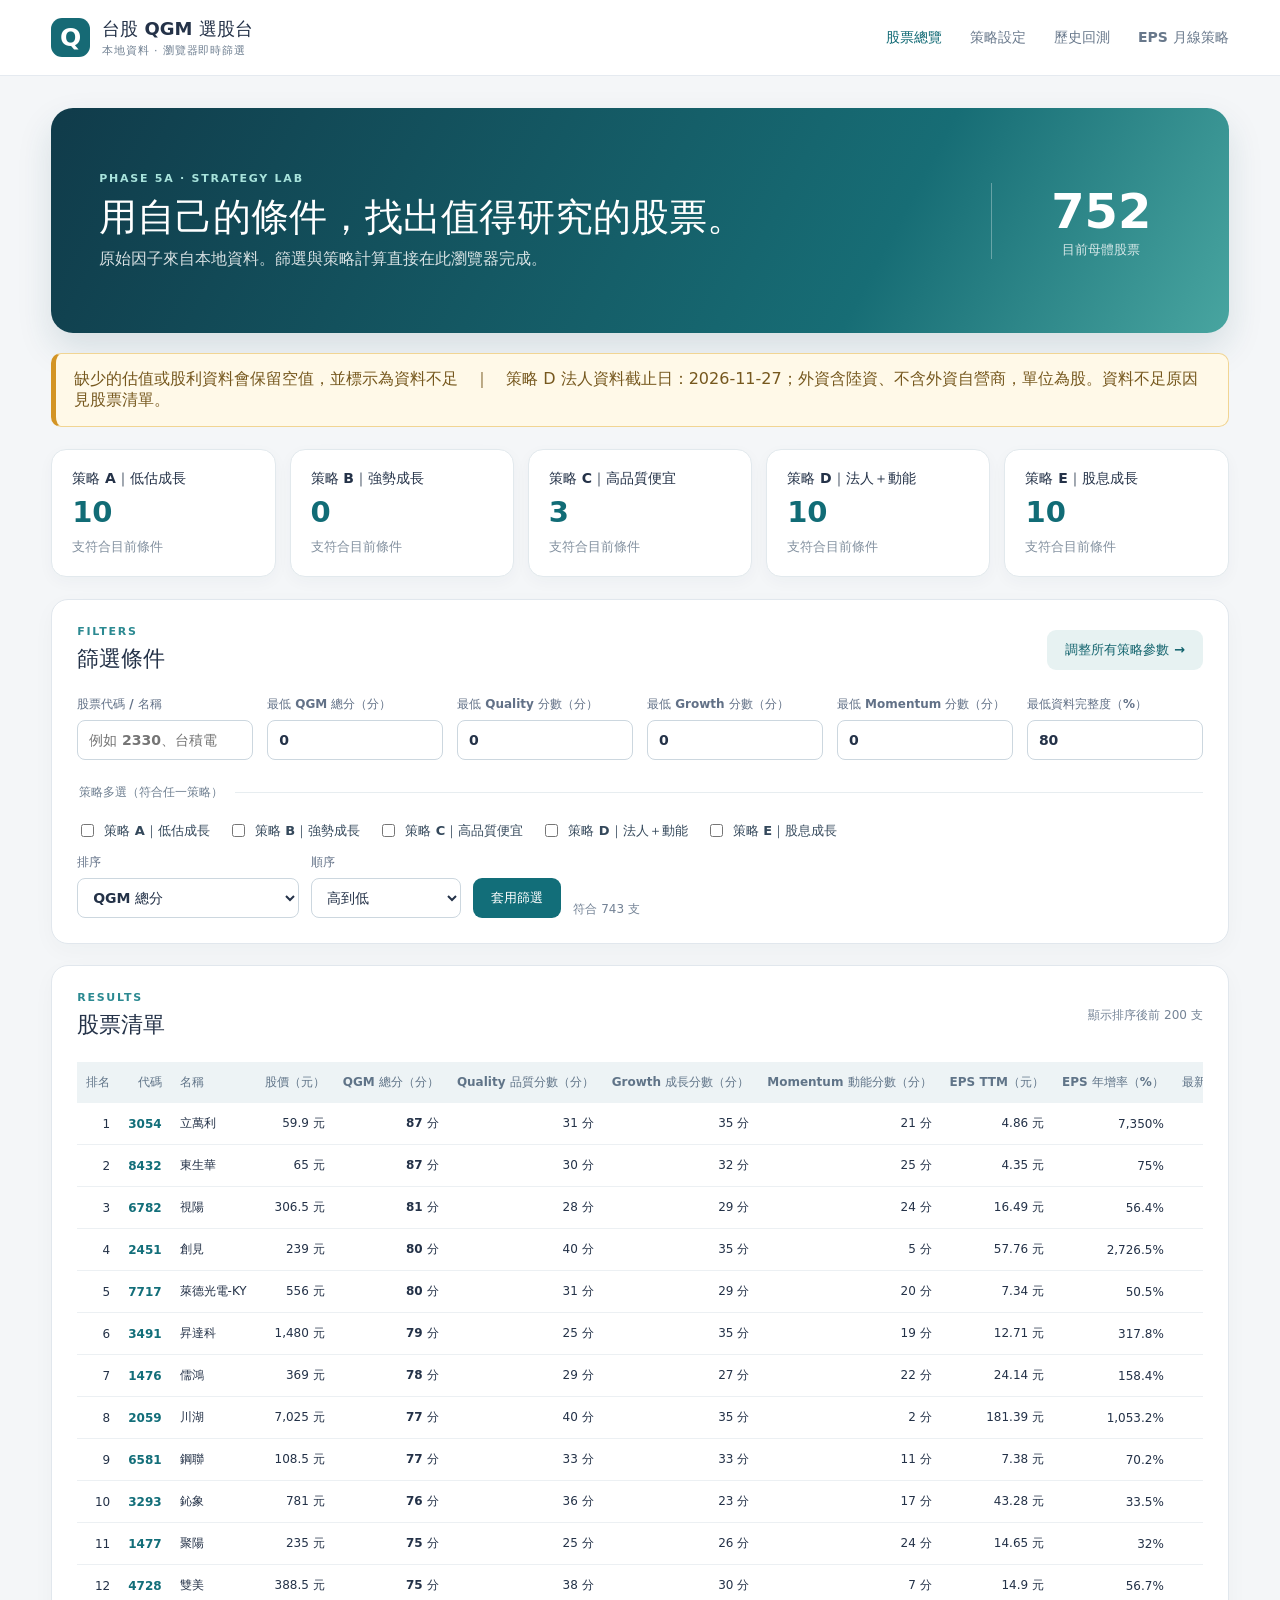
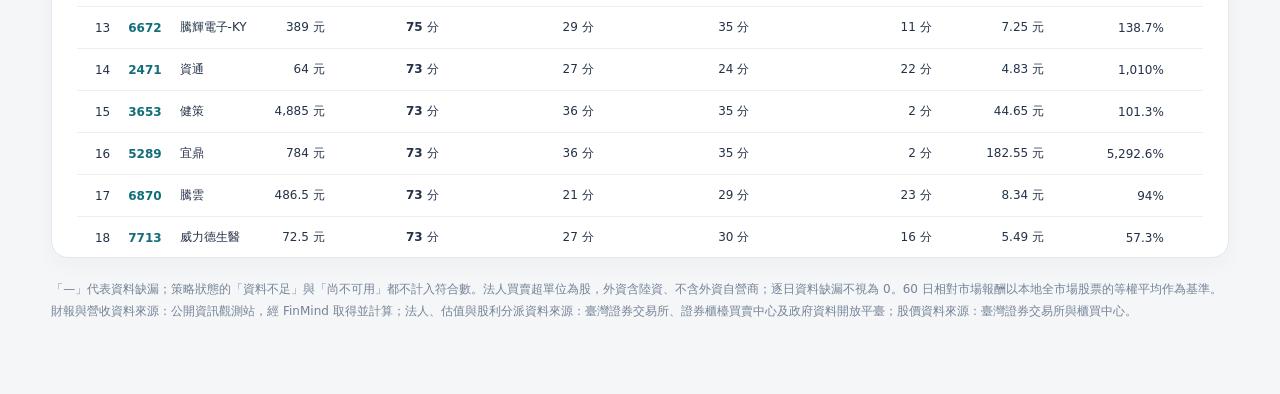
<file: docs/index.html>
<!doctype html>
<html lang="zh-Hant"><head><meta charset="utf-8"><meta name="viewport" content="width=device-width,initial-scale=1">
<title>台股 QGM 選股台</title><link rel="stylesheet" href="style.css"></head>
<body><header><div class="brand"><span class="brand-mark">Q</span><div><strong>台股 QGM 選股台</strong><small>本地資料 · 瀏覽器即時篩選</small></div></div><nav><a class="active" href="index.html">股票總覽</a><a href="settings.html">策略設定</a><a href="backtest.html">歷史回測</a><a href="eps-value.html">EPS 月線策略</a></nav></header>
<main><section class="hero"><div><p class="eyebrow">PHASE 5A · STRATEGY LAB</p><h1>用自己的條件，找出值得研究的股票。</h1><p>原始因子來自本地資料。篩選與策略計算直接在此瀏覽器完成。</p></div><div class="hero-stat"><span id="universeCount">—</span><small>目前母體股票</small></div></section>
<div id="dataNotice" class="notice" hidden></div>
<section class="cards" id="strategyCounts" aria-label="策略符合數"></section>
<section class="panel"><div class="panel-head"><div><p class="eyebrow">FILTERS</p><h2>篩選條件</h2></div><a class="button secondary" href="settings.html">調整所有策略參數 →</a></div>
<div class="filter-grid"><label data-field="search"><input id="search" type="search" placeholder="例如 2330、台積電"></label><label data-field="score_total_min"><input id="score_total_min" type="number" step="any"></label><label data-field="score_quality_min"><input id="score_quality_min" type="number" step="any"></label><label data-field="score_growth_min"><input id="score_growth_min" type="number" step="any"></label><label data-field="score_momentum_min"><input id="score_momentum_min" type="number" step="any"></label><label data-field="data_completeness_min"><input id="data_completeness_min" type="number" min="0" max="100" step="any"></label></div>
<fieldset class="strategy-picks"><legend>策略多選（符合任一策略）</legend><label><input type="checkbox" value="strategy_a"><span data-strategy="strategy_a"></span></label><label><input type="checkbox" value="strategy_b"><span data-strategy="strategy_b"></span></label><label><input type="checkbox" value="strategy_c"><span data-strategy="strategy_c"></span></label><label><input type="checkbox" value="strategy_d"><span data-strategy="strategy_d"></span></label><label><input type="checkbox" value="strategy_e"><span data-strategy="strategy_e"></span></label></fieldset>
<div class="toolbar"><label><span data-field="sort"></span> <select id="sortField"><option value="score_total"></option><option value="score_quality"></option><option value="score_growth"></option><option value="score_momentum"></option><option value="eps_yoy"></option><option value="revenue_yoy"></option><option value="roe"></option><option value="return_20d"></option><option value="return_60d"></option><option value="return_120d"></option></select></label><label><span data-field="sort_direction"></span> <select id="sortDirection"><option value="desc">高到低</option><option value="asc">低到高</option></select></label><button id="applyButton" class="button">套用篩選</button><span id="resultCount" aria-live="polite"></span></div></section>
<section class="panel table-panel"><div class="panel-head"><div><p class="eyebrow">RESULTS</p><h2>股票清單</h2></div><span id="tableLimit" class="muted"></span></div><div class="table-wrap"><table><thead><tr><th data-field="stock_rank"></th><th data-field="stock_id"></th><th data-field="stock_name"></th><th data-field="close"></th><th data-field="score_total"></th><th data-field="score_quality"></th><th data-field="score_growth"></th><th data-field="score_momentum"></th><th data-field="eps_ttm"></th><th data-field="eps_yoy"></th><th data-field="revenue_yoy"></th><th data-field="roe"></th><th data-field="gross_margin"></th><th data-field="operating_margin_short"></th><th data-field="per"></th><th data-field="pbr"></th><th data-field="dividend_yield"></th><th data-field="cash_dividend"></th><th data-field="payout_ratio"></th><th data-field="dividend_years"></th><th data-field="ma20"></th><th data-field="ma60"></th><th data-field="ma120"></th><th data-field="foreign_plus_trust_20d"></th><th data-field="trust_10d"></th><th data-field="institutional_data_date"></th><th data-field="strategy_d_missing_reason"></th><th data-field="data_completeness"></th><th data-strategy="strategy_a"></th><th data-strategy="strategy_b"></th><th data-strategy="strategy_c"></th><th data-strategy="strategy_d"></th><th data-strategy="strategy_e"></th></tr></thead><tbody id="stockRows"></tbody></table></div></section>
<p class="footnote">「—」代表資料缺漏；策略狀態的「資料不足」與「尚不可用」都不計入符合數。法人買賣超單位為股，外資含陸資、不含外資自營商；逐日資料缺漏不視為 0。60 日相對市場報酬以本地全市場股票的等權平均作為基準。財報與營收資料來源：公開資訊觀測站，經 FinMind 取得並計算；法人、估值與股利分派資料來源：臺灣證券交易所、證券櫃檯買賣中心及政府資料開放平臺；股價資料來源：臺灣證券交易所與櫃買中心。</p></main>
<script type="module" src="app.js"></script></body></html>
</file>
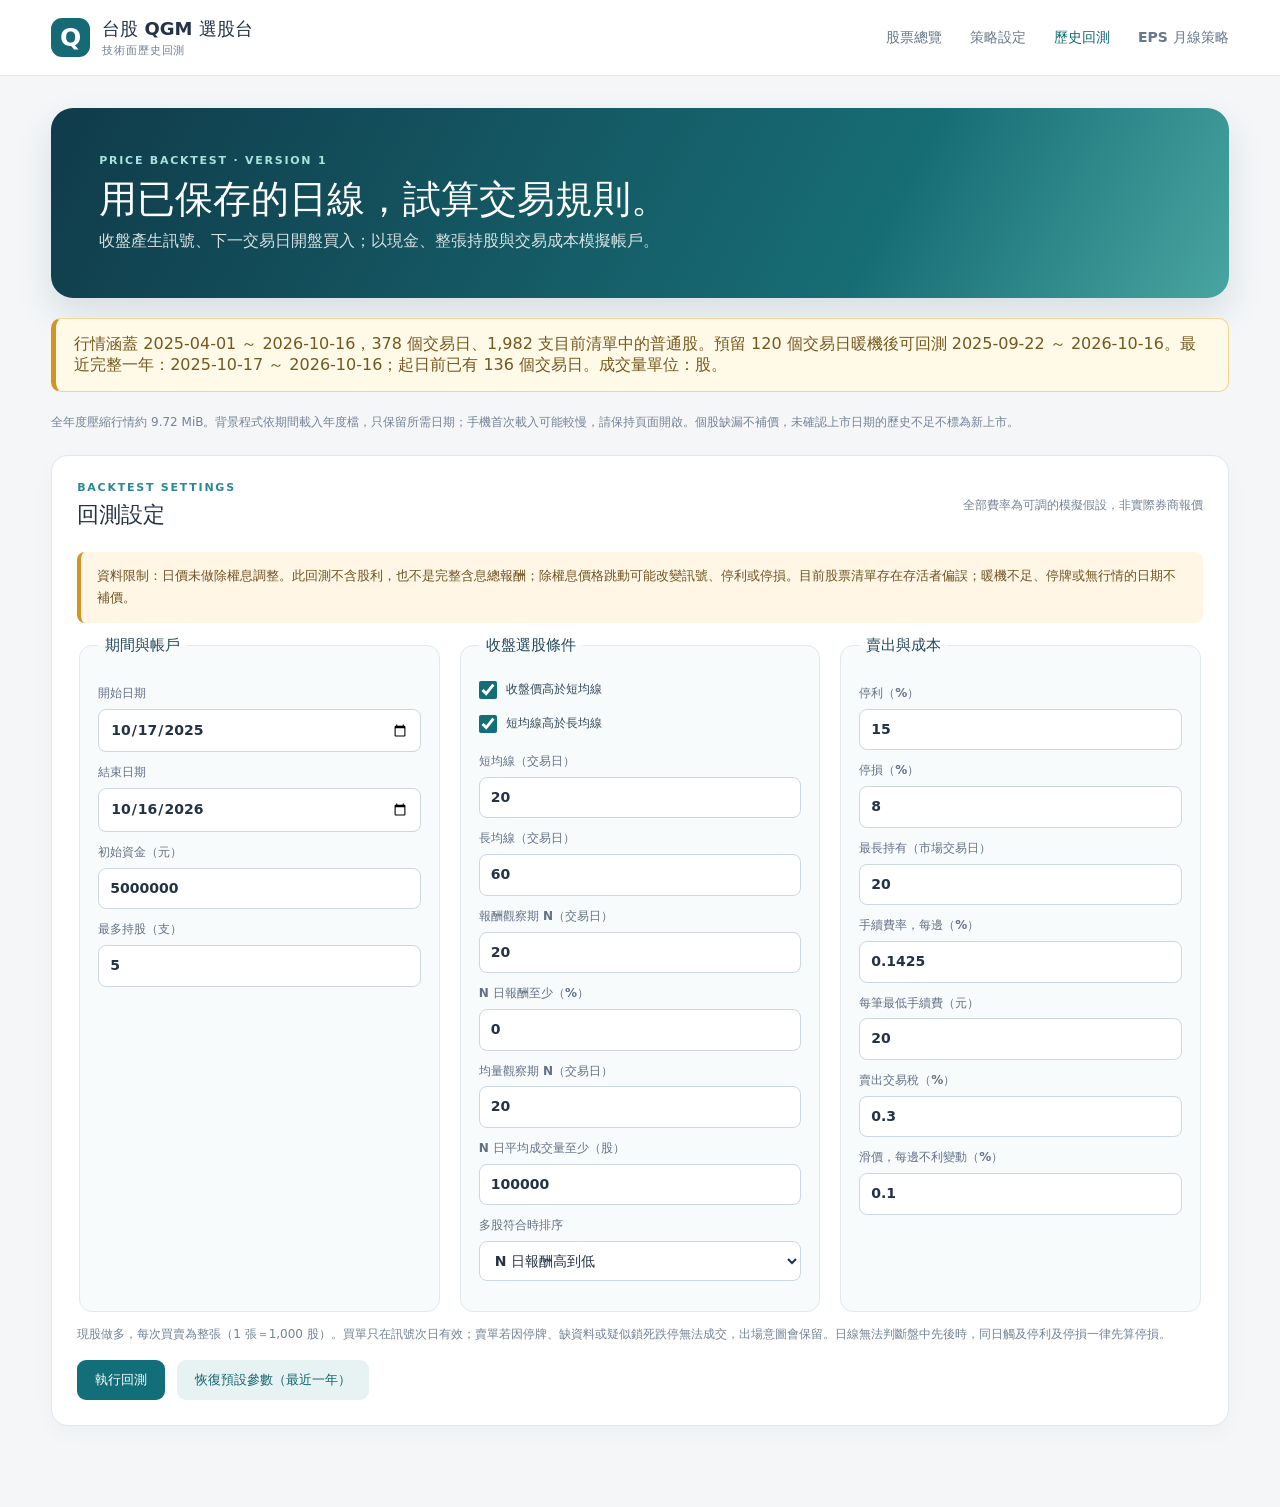
<file: docs/backtest.html>
<!doctype html>
<html lang="zh-Hant"><head><meta charset="utf-8"><meta name="viewport" content="width=device-width,initial-scale=1">
<title>歷史回測 · 台股 QGM 選股台</title><link rel="stylesheet" href="style.css"></head>
<body><header><div class="brand"><span class="brand-mark">Q</span><div><strong>台股 QGM 選股台</strong><small>技術面歷史回測</small></div></div><nav><a href="index.html">股票總覽</a><a href="settings.html">策略設定</a><a class="active" href="backtest.html">歷史回測</a><a href="eps-value.html">EPS 月線策略</a></nav></header>
<main><section class="hero settings-hero"><div><p class="eyebrow">PRICE BACKTEST · VERSION 1</p><h1>用已保存的日線，試算交易規則。</h1><p>收盤產生訊號、下一交易日開盤買入；以現金、整張持股與交易成本模擬帳戶。</p></div></section>
<div class="notice" id="coverageNotice">讀取可用行情期間…</div>
<p class="footnote" id="downloadNotice"></p>
<section class="panel" aria-labelledby="settingsTitle"><div class="panel-head"><div><p class="eyebrow">BACKTEST SETTINGS</p><h2 id="settingsTitle">回測設定</h2></div><span class="muted">全部費率為可調的模擬假設，非實際券商報價</span></div>
<p class="backtest-warning"><strong>資料限制：</strong>日價未做除權息調整。此回測不含股利，也不是完整含息總報酬；除權息價格跳動可能改變訊號、停利或停損。目前股票清單存在存活者偏誤；暖機不足、停牌或無行情的日期不補價。</p>
<form id="backtestForm"><div class="backtest-grid">
<fieldset><legend>期間與帳戶</legend><label>開始日期<input id="startDate" name="startDate" type="date" required></label><label>結束日期<input id="endDate" name="endDate" type="date" required></label><label>初始資金（元）<input name="initialCapital" type="number" min="1" step="1" required></label><label>最多持股（支）<input name="maxPositions" type="number" min="1" max="50" step="1" required></label></fieldset>
<fieldset><legend>收盤選股條件</legend><label class="check-control"><input name="useCloseAboveShort" type="checkbox">收盤價高於短均線</label><label class="check-control"><input name="useShortAboveLong" type="checkbox">短均線高於長均線</label><label>短均線（交易日）<input name="maShort" type="number" min="1" max="120" step="1" required></label><label>長均線（交易日）<input name="maLong" type="number" min="2" max="120" step="1" required></label><label>報酬觀察期 N（交易日）<input name="returnDays" type="number" min="1" max="120" step="1" required></label><label>N 日報酬至少（%）<input name="minReturnPct" type="number" step="any" required></label><label>均量觀察期 N（交易日）<input name="volumeDays" type="number" min="1" max="120" step="1" required></label><label>N 日平均成交量至少（股）<input name="minAvgVolumeShares" type="number" min="0" step="1" required></label><label>多股符合時排序<select name="rankBy"><option value="return_desc">N 日報酬高到低</option><option value="volume_desc">N 日均量高到低</option><option value="stock_id">股票代碼小到大</option></select></label></fieldset>
<fieldset><legend>賣出與成本</legend><label>停利（%）<input name="takeProfitPct" type="number" min="0.01" step="any" required></label><label>停損（%）<input name="stopLossPct" type="number" min="0.01" max="99.99" step="any" required></label><label>最長持有（市場交易日）<input name="maxHoldDays" type="number" min="1" max="120" step="1" required></label><label>手續費率，每邊（%）<input name="feeRatePct" type="number" min="0" step="any" required></label><label>每筆最低手續費（元）<input name="feeMinimum" type="number" min="0" step="any" required></label><label>賣出交易稅（%）<input name="sellTaxPct" type="number" min="0" step="any" required></label><label>滑價，每邊不利變動（%）<input name="slippagePct" type="number" min="0" step="any" required></label></fieldset>
</div><p class="footnote">現股做多，每次買賣為整張（1 張＝1,000 股）。買單只在訊號次日有效；賣單若因停牌、缺資料或疑似鎖死跌停無法成交，出場意圖會保留。日線無法判斷盤中先後時，同日觸及停利及停損一律先算停損。</p>
<div class="toolbar"><button class="button" type="submit" id="runButton">執行回測</button><button class="button secondary" type="button" id="cancelButton" hidden>取消執行</button><button class="button secondary" type="button" id="resetButton">恢復預設參數（最近一年）</button><span id="runStatus" role="status" aria-live="polite"></span></div></form></section>
<section id="resultSection" hidden aria-labelledby="resultTitle"><div class="panel"><div class="panel-head"><div><p class="eyebrow">ACCOUNT RESULTS</p><h2 id="resultTitle">回測結果</h2></div><span id="effectivePeriod" class="muted"></span></div>
<div class="notice" role="note"><strong>結果限制：</strong><span id="resultLimits"></span></div>
<p class="footnote" id="loadMetrics"></p>
<div id="summaryCards" class="cards backtest-cards"></div><h3>每日帳戶淨值</h3><div id="equityChart" class="equity-chart" role="group" aria-label="每日帳戶淨值圖"></div><div id="equityInspector" class="chart-inspector" role="status" aria-live="polite"></div><p class="footnote">滑鼠指向圖面可查看當日數值；手機點選圖面查看。鍵盤可選取圖表後用左右方向鍵切換日期。</p><p id="equityRange" class="footnote"></p>
<h3>跳過及未成交統計</h3><div id="skipStats" class="skip-stats"></div><p class="footnote">缺資料原因同時顯示事件次數與涉及股票數。同一股票可能在多日或多種原因中重複計入，各類股票數不可直接相加；其他跳過原因按委託事件計次。</p><button id="downloadSkipCsv" class="button secondary" type="button">下載缺資料跳過明細 CSV</button>
<h3>期末未平倉部位</h3><div class="table-wrap compact-table"><table><thead><tr><th>股票</th><th>買入日期</th><th>股數（股）</th><th>買入價</th><th>最後估值價</th><th>估值日期</th><th>待出場原因</th></tr></thead><tbody id="openRows"></tbody></table></div>
</div><div class="panel"><div class="panel-head"><div><p class="eyebrow">CLOSED TRADES</p><h2>已平倉交易</h2></div><button id="downloadCsv" class="button secondary" type="button">下載交易明細 CSV</button></div><div class="table-wrap compact-table"><table><thead><tr><th>股票</th><th>買入／賣出日期</th><th>買入／賣出價</th><th>股數（股）</th><th>買入成本</th><th>賣出實收</th><th>淨損益</th><th>報酬率</th><th>出場原因</th></tr></thead><tbody id="tradeRows"></tbody></table></div></div></section>
</main><script type="module" src="backtest.js?v=year-history-3"></script></body></html>
</file>
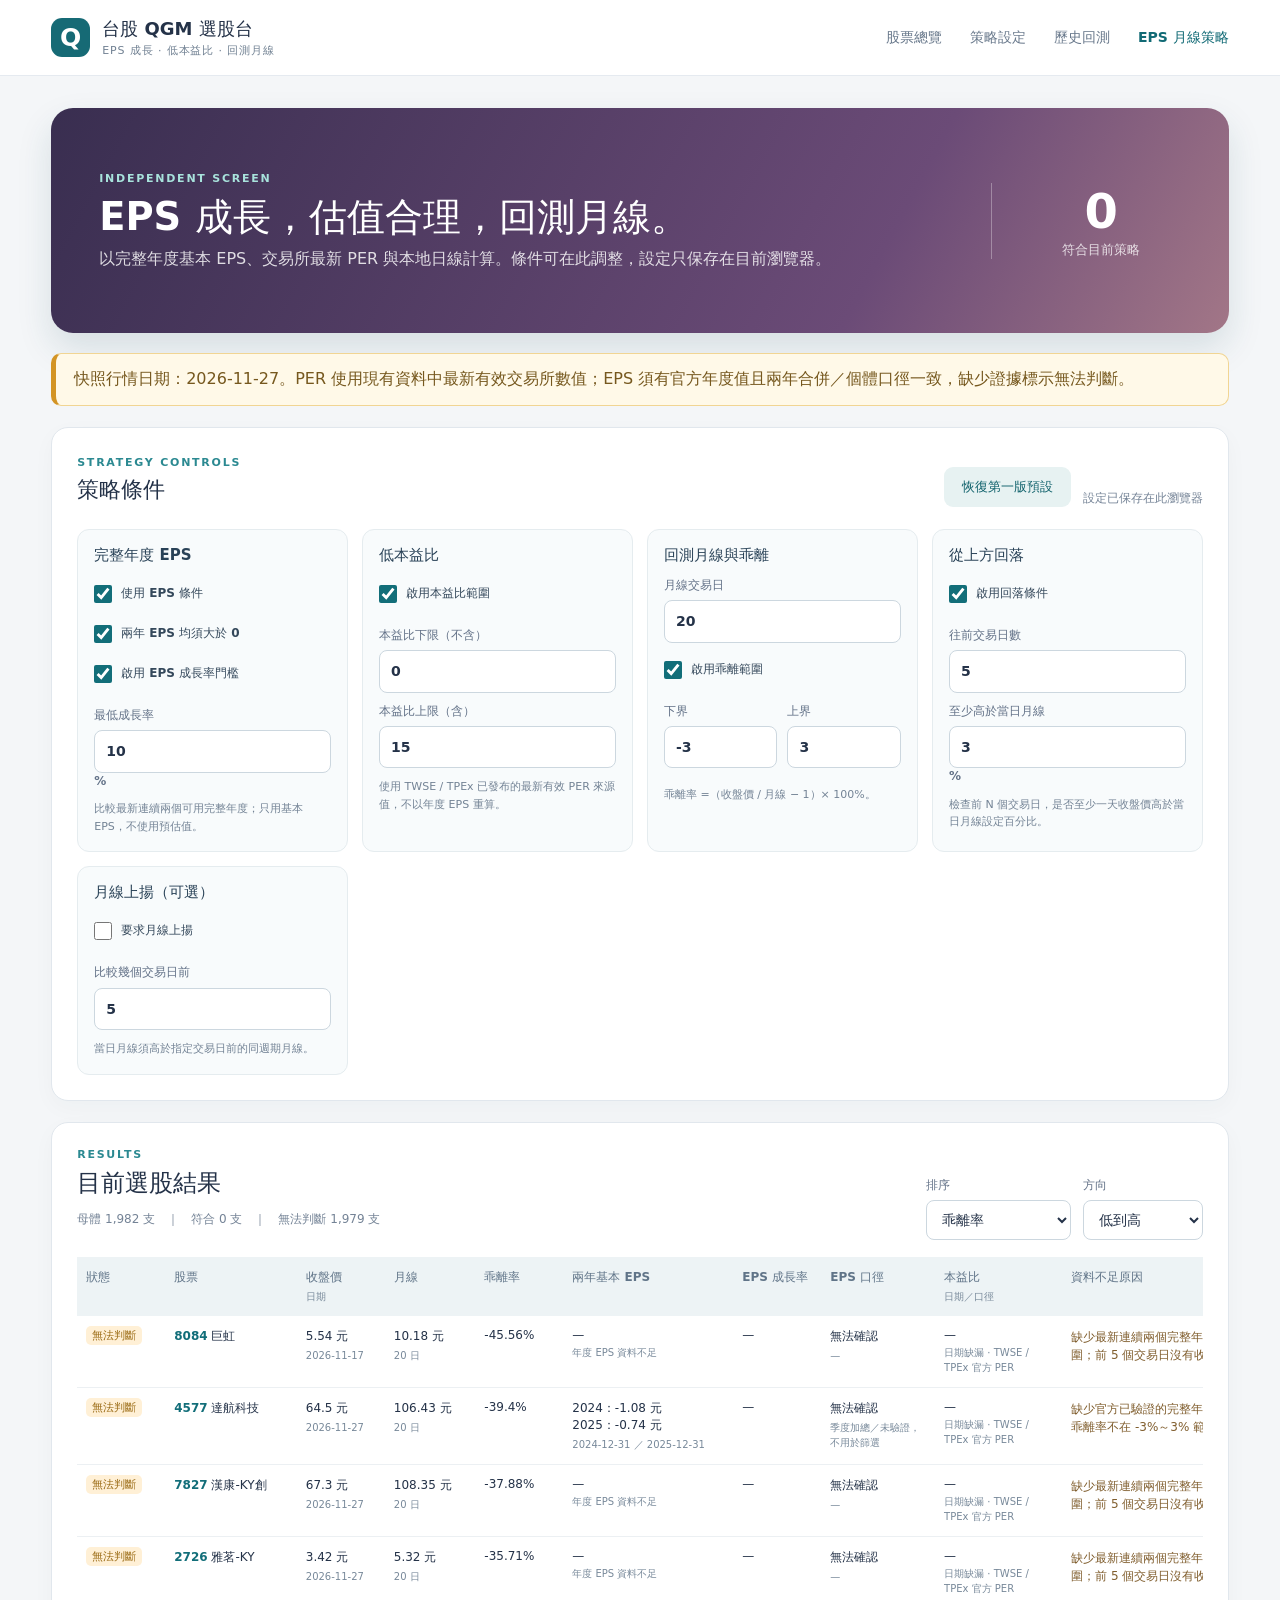
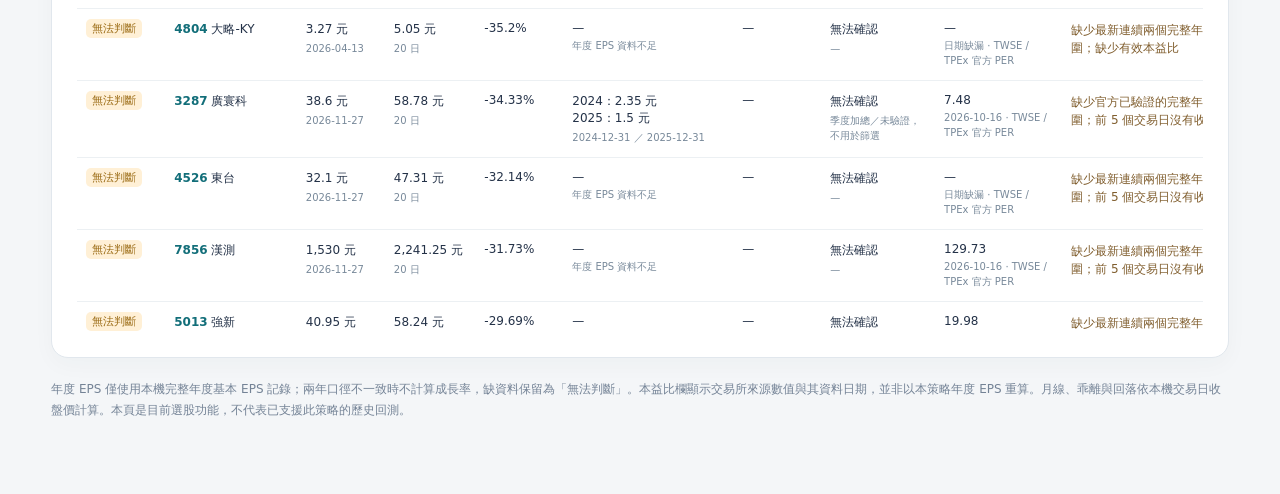
<file: docs/eps-value.html>
<!doctype html>
<html lang="zh-Hant"><head><meta charset="utf-8"><meta name="viewport" content="width=device-width,initial-scale=1">
<title>EPS 成長＋低本益比＋回測月線 · 台股 QGM 選股台</title><link rel="stylesheet" href="style.css"></head>
<body><header><div class="brand"><span class="brand-mark">Q</span><div><strong>台股 QGM 選股台</strong><small>EPS 成長 · 低本益比 · 回測月線</small></div></div><nav><a href="index.html">股票總覽</a><a href="settings.html">策略設定</a><a href="backtest.html">歷史回測</a><a class="active" href="eps-value.html">EPS 月線策略</a></nav></header>
<main>
<section class="hero eps-hero"><div><p class="eyebrow">INDEPENDENT SCREEN</p><h1>EPS 成長，估值合理，回測月線。</h1><p>以完整年度基本 EPS、交易所最新 PER 與本地日線計算。條件可在此調整，設定只保存在目前瀏覽器。</p></div><div class="hero-stat"><span id="passCount">—</span><small>符合目前策略</small></div></section>
<div id="dataNotice" class="notice" hidden></div><div id="validation" class="notice error" hidden></div>
<section class="panel"><div class="panel-head"><div><p class="eyebrow">STRATEGY CONTROLS</p><h2>策略條件</h2></div><div class="toolbar"><button id="resetButton" class="button secondary">恢復第一版預設</button><span id="saveMessage" class="muted" aria-live="polite"></span></div></div>
<div class="eps-control-grid">
 <article class="eps-control-card"><h3>完整年度 EPS</h3><label class="check-control"><input id="epsEnabled" type="checkbox"><span>使用 EPS 條件</span></label><label class="check-control"><input id="positiveRequired" type="checkbox"><span>兩年 EPS 均須大於 0</span></label><label class="check-control"><input id="growthEnabled" type="checkbox"><span>啟用 EPS 成長率門檻</span></label><label>最低成長率<input id="minGrowth" type="number" step="0.1" min="-100" max="10000"> <span class="unit">%</span></label><small>比較最新連續兩個可用完整年度；只用基本 EPS，不使用預估值。</small></article>
 <article class="eps-control-card"><h3>低本益比</h3><label class="check-control"><input id="perEnabled" type="checkbox"><span>啟用本益比範圍</span></label><label>本益比下限（不含）<input id="perMin" type="number" step="0.1" min="0"></label><label>本益比上限（含）<input id="perMax" type="number" step="0.1" min="0.1"></label><small>使用 TWSE / TPEx 已發布的最新有效 PER 來源值，不以年度 EPS 重算。</small></article>
 <article class="eps-control-card"><h3>回測月線與乖離</h3><label>月線交易日<input id="maDays" type="number" step="1" min="2" max="120"></label><label class="check-control"><input id="deviationEnabled" type="checkbox"><span>啟用乖離範圍</span></label><div class="eps-inline"><label>下界<input id="deviationMin" type="number" step="0.1" min="-100"></label><label>上界<input id="deviationMax" type="number" step="0.1" min="-100"></label></div><small>乖離率 =（收盤價 / 月線 − 1）× 100%。</small></article>
 <article class="eps-control-card"><h3>從上方回落</h3><label class="check-control"><input id="pullbackEnabled" type="checkbox"><span>啟用回落條件</span></label><label>往前交易日數<input id="pullbackDays" type="number" step="1" min="1" max="60"></label><label>至少高於當日月線<input id="pullbackPct" type="number" step="0.1" min="0" max="1000"> <span class="unit">%</span></label><small>檢查前 N 個交易日，是否至少一天收盤價高於當日月線設定百分比。</small></article>
 <article class="eps-control-card"><h3>月線上揚（可選）</h3><label class="check-control"><input id="uptrendEnabled" type="checkbox"><span>要求月線上揚</span></label><label>比較幾個交易日前<input id="uptrendDays" type="number" step="1" min="1" max="60"></label><small>當日月線須高於指定交易日前的同週期月線。</small></article>
</div></section>
<section class="panel"><div class="eps-results-head"><div><p class="eyebrow">RESULTS</p><h2>目前選股結果</h2><p id="resultSummary" class="muted"></p></div><div class="eps-sort"><label>排序<select id="sortField"><option value="deviation">乖離率</option><option value="per">本益比</option><option value="epsGrowth">EPS 成長率</option></select></label><label>方向<select id="sortDirection"><option value="asc">低到高</option><option value="desc">高到低</option></select></label></div></div>
<div class="table-wrap eps-table-wrap"><table class="eps-table"><thead><tr><th>狀態</th><th>股票</th><th>收盤價<br><small>日期</small></th><th>月線</th><th>乖離率</th><th>兩年基本 EPS</th><th>EPS 成長率</th><th>EPS 口徑</th><th>本益比<br><small>日期／口徑</small></th><th>資料不足原因</th></tr></thead><tbody id="stockRows"></tbody></table></div></section>
<p class="footnote">年度 EPS 僅使用本機完整年度基本 EPS 記錄；兩年口徑不一致時不計算成長率，缺資料保留為「無法判斷」。本益比欄顯示交易所來源數值與其資料日期，並非以本策略年度 EPS 重算。月線、乖離與回落依本機交易日收盤價計算。本頁是目前選股功能，不代表已支援此策略的歷史回測。</p>
</main><script type="module" src="eps-value.js"></script></body></html>
</file>
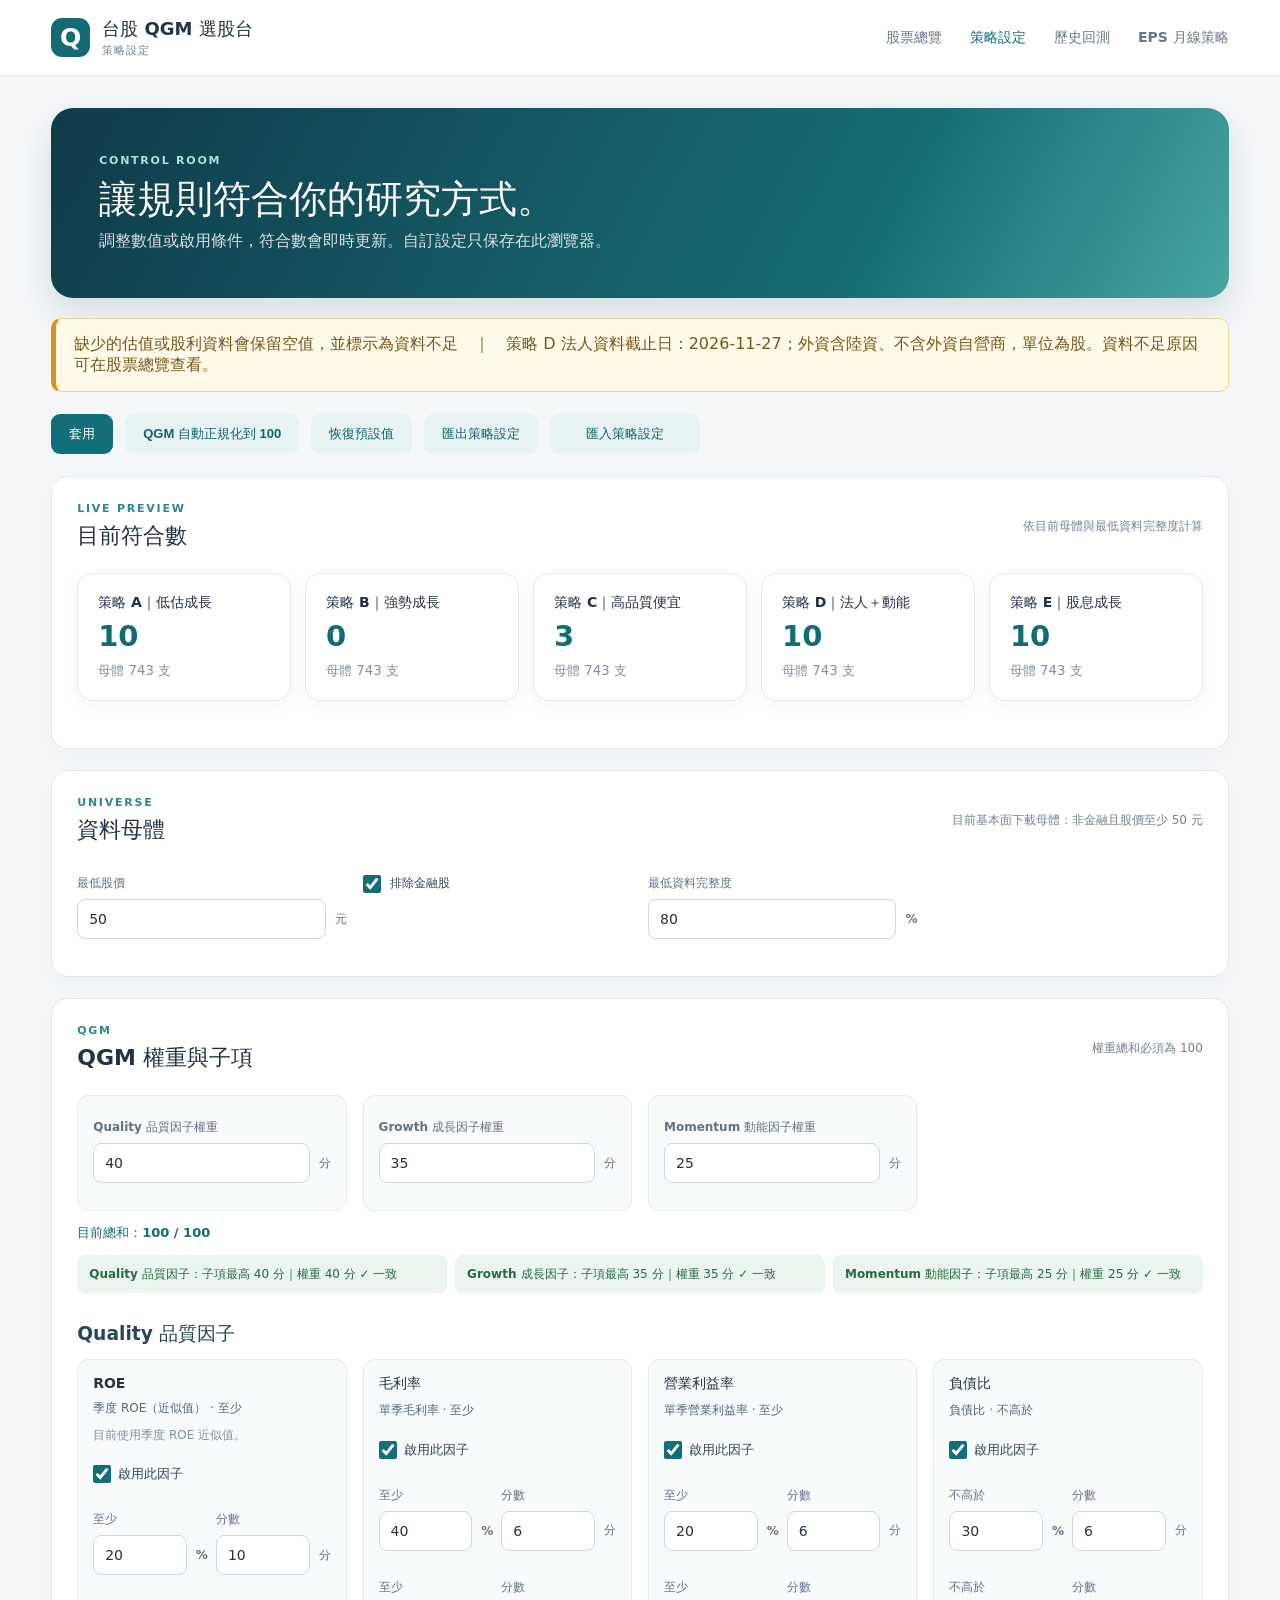
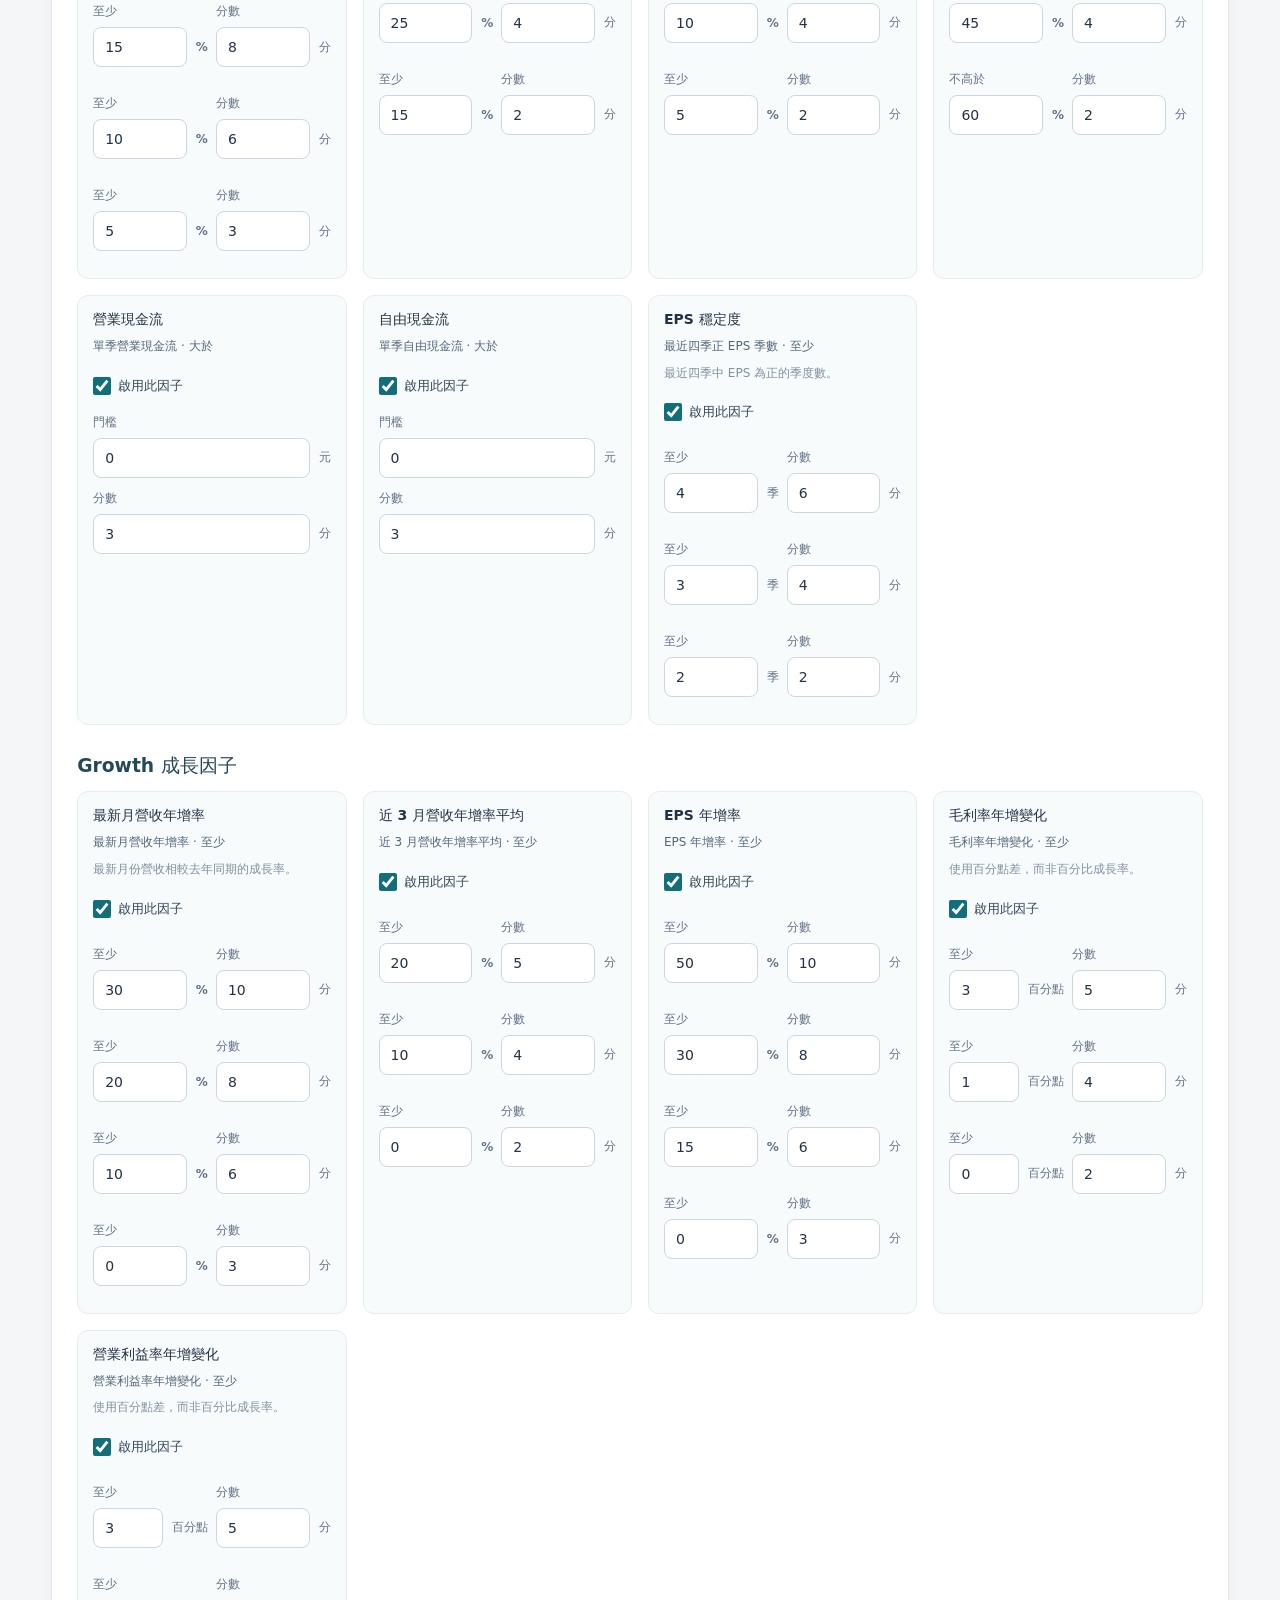
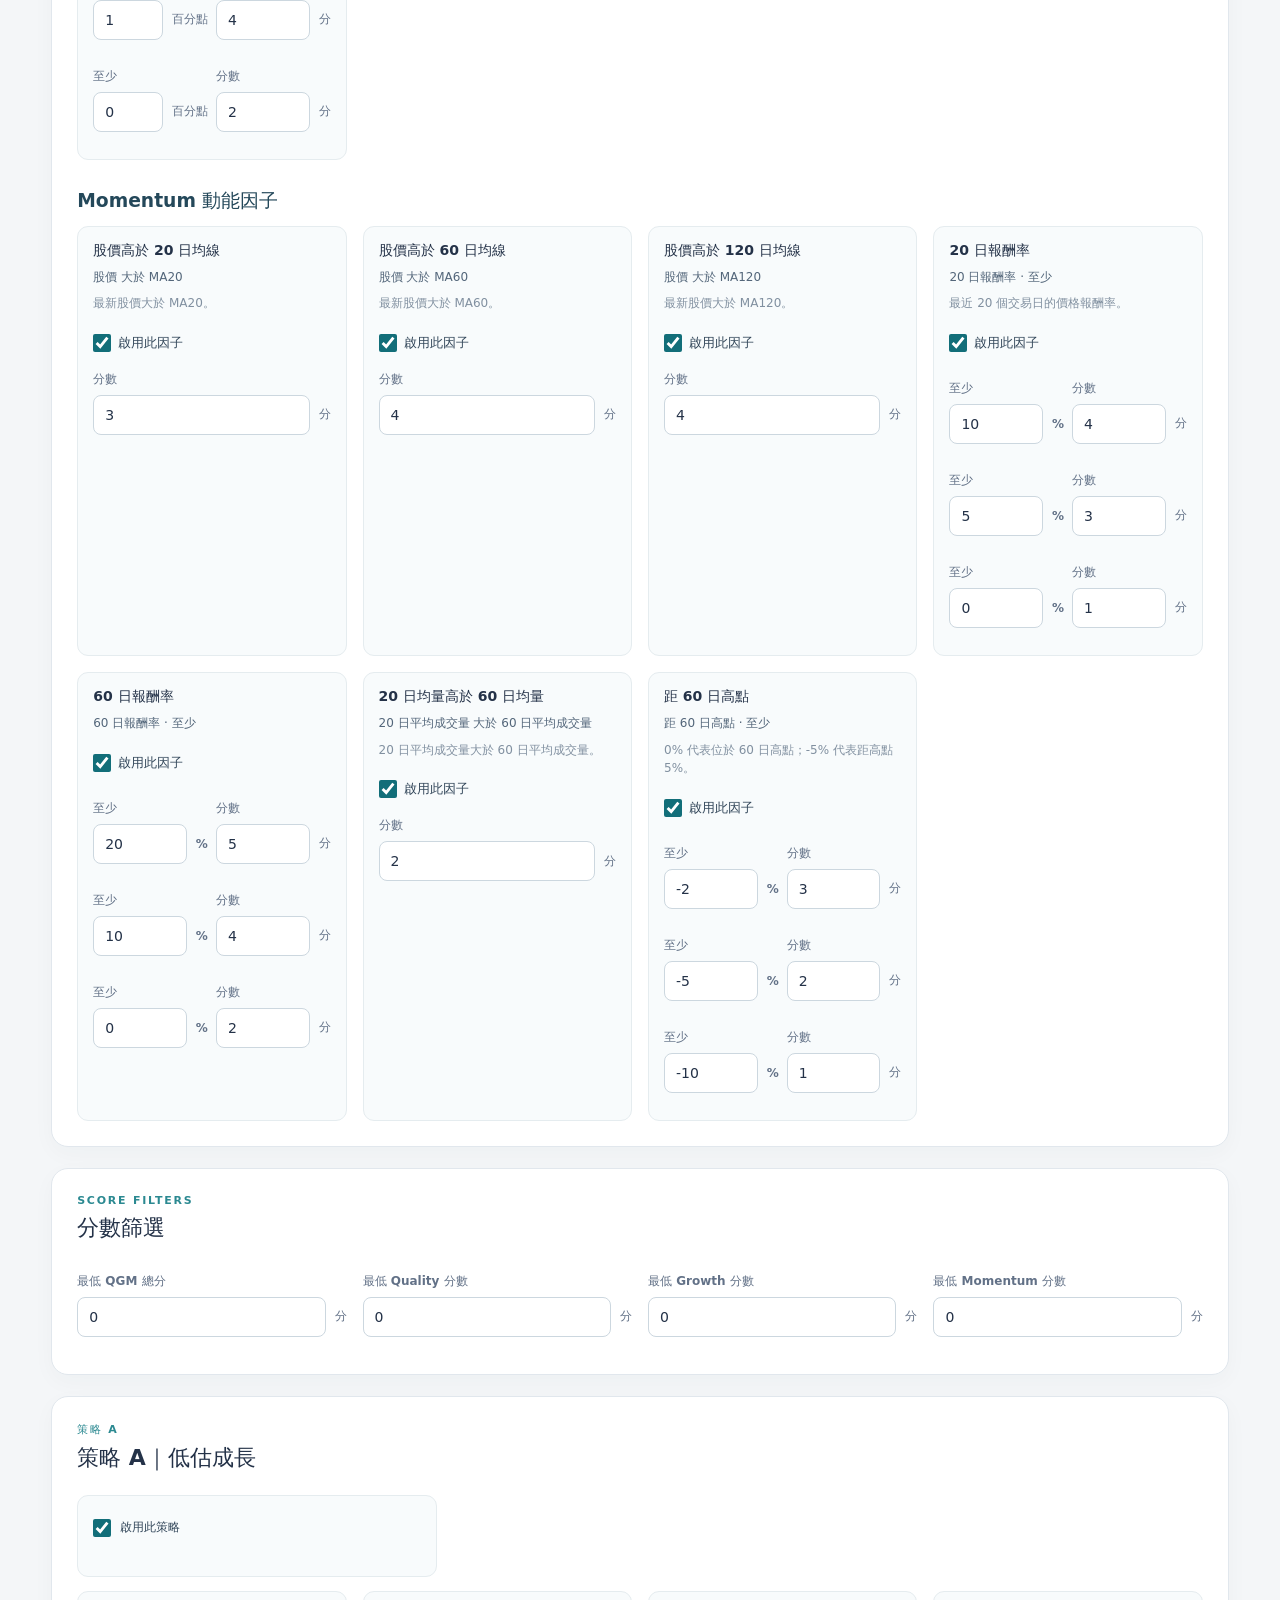
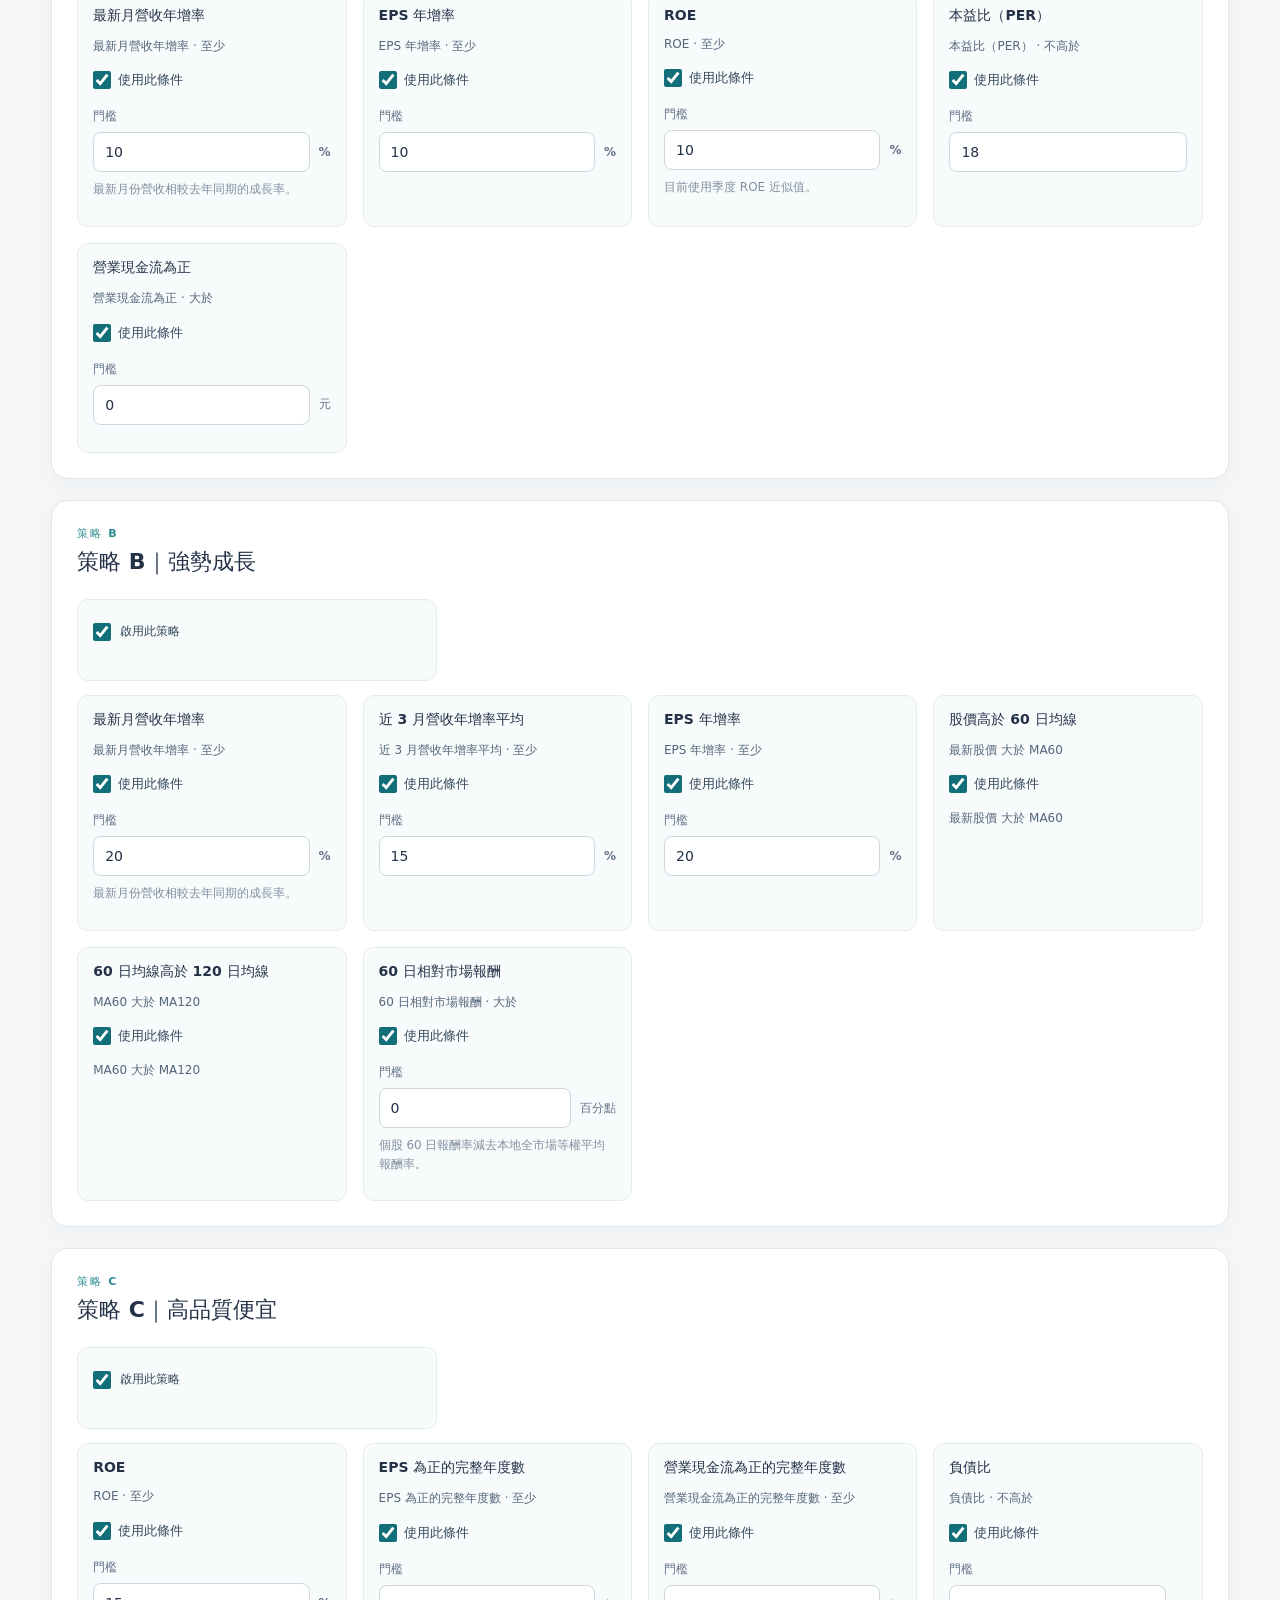
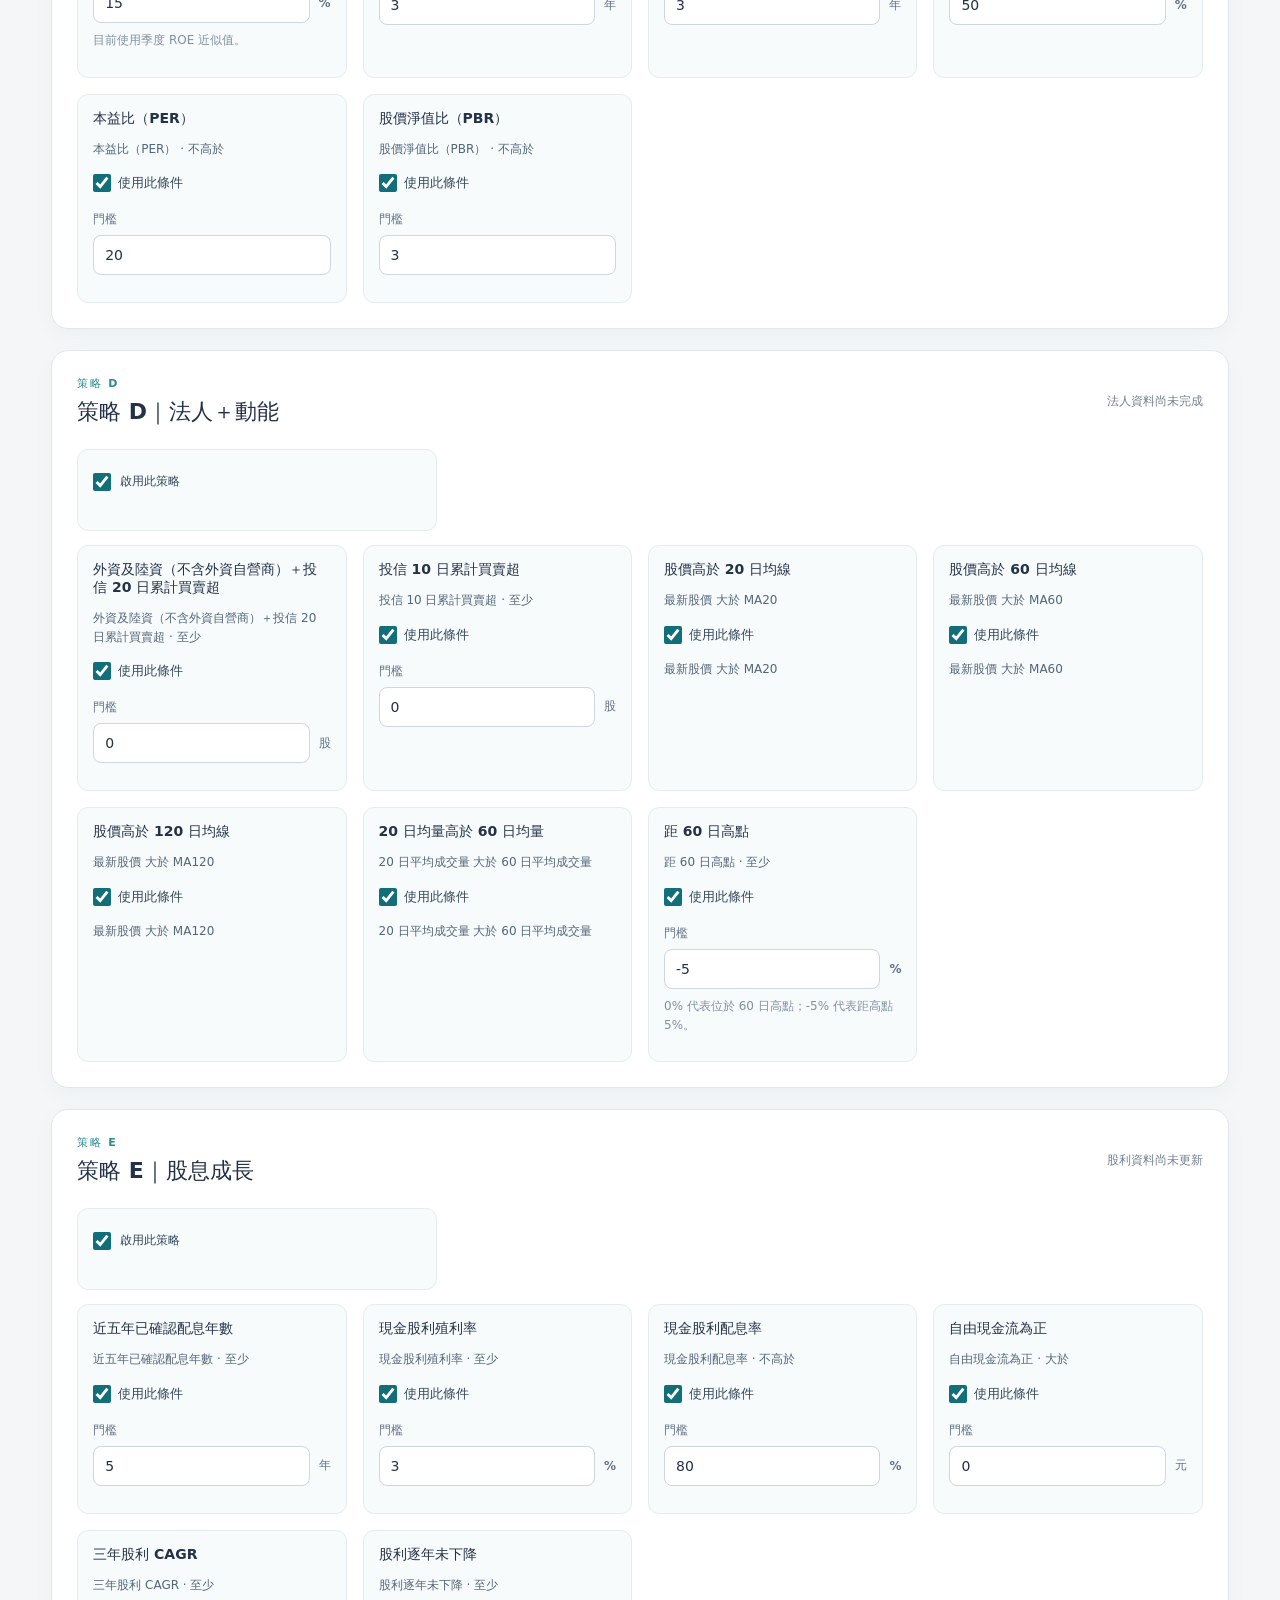
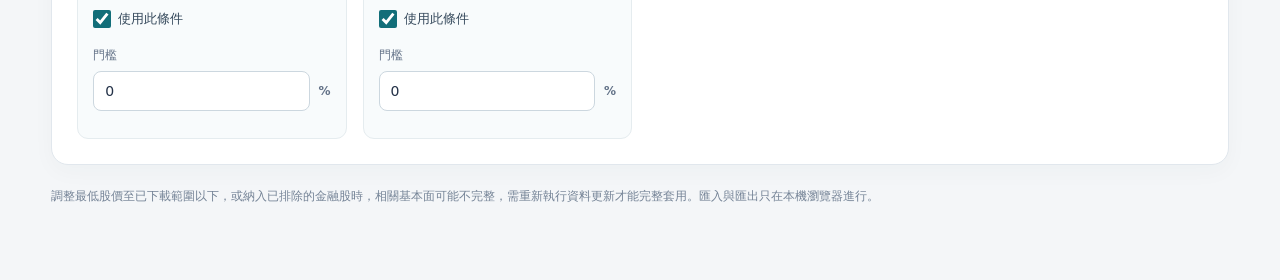
<file: docs/settings.html>
<!doctype html>
<html lang="zh-Hant"><head><meta charset="utf-8"><meta name="viewport" content="width=device-width,initial-scale=1">
<title>策略設定 · 台股 QGM 選股台</title><link rel="stylesheet" href="style.css"></head>
<body><header><div class="brand"><span class="brand-mark">Q</span><div><strong>台股 QGM 選股台</strong><small>策略設定</small></div></div><nav><a href="index.html">股票總覽</a><a class="active" href="settings.html">策略設定</a><a href="backtest.html">歷史回測</a><a href="eps-value.html">EPS 月線策略</a></nav></header>
<main><section class="hero settings-hero"><div><p class="eyebrow">CONTROL ROOM</p><h1>讓規則符合你的研究方式。</h1><p>調整數值或啟用條件，符合數會即時更新。自訂設定只保存在此瀏覽器。</p></div></section>
<div id="dataNotice" class="notice" hidden></div><div id="validation" class="notice error" hidden></div>
<div class="toolbar actions"><button id="applyButton" class="button">套用</button><button id="normalizeButton" class="button secondary">QGM 自動正規化到 100</button><button id="resetButton" class="button secondary">恢復預設值</button><button id="exportButton" class="button secondary">匯出策略設定</button><label class="button secondary file-button">匯入策略設定<input id="importFile" type="file" accept="application/json,.json"></label><span id="saveMessage" aria-live="polite"></span></div>
<section class="panel"><div class="panel-head"><div><p class="eyebrow">LIVE PREVIEW</p><h2>目前符合數</h2></div><span class="muted">依目前母體與最低資料完整度計算</span></div><div class="cards" id="liveCounts"></div></section>
<div id="settingsSections"></div><p class="footnote">調整最低股價至已下載範圍以下，或納入已排除的金融股時，相關基本面可能不完整，需重新執行資料更新才能完整套用。匯入與匯出只在本機瀏覽器進行。</p></main>
<script type="module" src="settings.js"></script></body></html>
</file>
<file: docs/style.css>
:root{font-family:Inter,"Noto Sans TC","Microsoft JhengHei",system-ui,sans-serif;color:#243248;background:#f4f6f8;font-synthesis:none}*{box-sizing:border-box}body{margin:0}header{height:76px;background:#fff;border-bottom:1px solid #e5eaf0;display:flex;align-items:center;justify-content:space-between;padding:0 max(4vw,24px);position:sticky;top:0;z-index:10}.brand{display:flex;align-items:center;gap:12px}.brand-mark{display:grid;place-items:center;width:39px;height:39px;border-radius:11px;background:#166a75;color:#fff;font-size:25px;font-weight:800}.brand strong,.brand small{display:block}.brand strong{font-size:18px}.brand small{font-size:11px;color:#708092;letter-spacing:.08em;margin-top:2px}nav{display:flex;gap:28px}nav a{text-decoration:none;color:#68788b;font-weight:700;font-size:14px}nav a.active{color:#116a75}main{max-width:1600px;margin:auto;padding:32px max(4vw,24px) 60px}.hero{min-height:225px;background:linear-gradient(118deg,#103b4a,#176d75 70%,#48a5a0);border-radius:22px;color:#fff;padding:42px 48px;display:flex;align-items:center;justify-content:space-between;gap:25px;box-shadow:0 16px 35px #17495722}.hero h1{font-size:clamp(26px,3vw,43px);line-height:1.25;margin:8px 0}.hero p:not(.eyebrow){opacity:.83;margin:0}.eyebrow{font-size:11px;font-weight:800;letter-spacing:.16em;color:#2b8991;margin:0}.hero .eyebrow{color:#a8e3dc}.hero-stat{text-align:center;min-width:190px;border-left:1px solid #ffffff50;padding-left:30px}.hero-stat span{font-size:48px;font-weight:800;display:block}.hero-stat small{opacity:.8}.settings-hero{min-height:190px}.notice{background:#fff9e8;border:1px solid #f1d593;border-left:5px solid #d39424;border-radius:10px;padding:15px 18px;margin:20px 0;color:#76581e}.notice.error{border-color:#e9a1a1;border-left-color:#be4a4a;background:#fff1f1;color:#9a3434}.cards{display:grid;grid-template-columns:repeat(5,minmax(0,1fr));gap:14px;margin:22px 0}.card{background:#fff;border:1px solid #e2e9ed;border-radius:15px;padding:20px;box-shadow:0 5px 16px #1b344a09}.card strong{display:block;color:#243248;font-size:14px}.card .count{font-size:29px;font-weight:800;color:#116c76;margin:7px 0}.card small{color:#82909f}.panel{background:#fff;border:1px solid #e1e7ed;border-radius:17px;padding:25px;margin:21px 0;box-shadow:0 7px 22px #1b344a08}.panel-head{display:flex;justify-content:space-between;align-items:center;gap:16px;margin-bottom:22px}.panel-head h2{margin:6px 0 0;font-size:22px}.filter-grid{display:grid;grid-template-columns:repeat(6,minmax(130px,1fr));gap:14px}label{display:block;font-size:12px;font-weight:700;color:#627187}input[type=number],input[type=search],select{width:100%;margin-top:7px;border:1px solid #ccd7df;border-radius:8px;padding:10px 11px;background:#fff;color:#243248;font:inherit;font-size:14px;min-height:40px}input:focus,select:focus{outline:2px solid #65bbb8;outline-offset:1px}.strategy-picks{border:0;border-top:1px solid #e7edf0;margin:24px 0 0;padding:20px 0 0;display:flex;gap:18px;flex-wrap:wrap}.strategy-picks legend{font-size:12px;color:#708092;font-weight:700;padding-right:12px}.strategy-picks label,.toggle-row label{display:flex;align-items:center;gap:7px;color:#34485b;font-size:13px}.toolbar{display:flex;align-items:end;gap:12px;flex-wrap:wrap;margin-top:14px}.toolbar label{min-width:150px}.button{border:0;border-radius:9px;background:#126e79;color:#fff;padding:11px 18px;min-height:40px;text-decoration:none;font-size:13px;font-weight:800;cursor:pointer;display:inline-flex;align-items:center;justify-content:center}.button:hover{background:#0b5660}.button.secondary{background:#e7f2f2;color:#12636d}.button.secondary:hover{background:#d7ebea}.muted,.footnote,#resultCount,#saveMessage{color:#748396;font-size:12px}.table-panel{padding-bottom:15px}.table-wrap{overflow:auto;max-height:780px}table{border-collapse:collapse;min-width:2050px;width:100%;font-size:12px}th{position:sticky;top:0;background:#edf3f5;color:#607488;text-align:right;padding:12px 9px;white-space:nowrap}td{text-align:right;padding:12px 9px;border-bottom:1px solid #ecf0f3;white-space:nowrap}td:nth-child(3),th:nth-child(3){text-align:left}tbody tr:hover{background:#f5fbfa}.ticker{color:#126e79;font-weight:800}.badge{border-radius:5px;padding:3px 6px;font-size:11px;font-weight:700}.pass{background:#dff4e7;color:#27804e}.fail{background:#f1f3f5;color:#88929e}.missing_data{background:#fff0d6;color:#9a6a13}.unavailable{background:#e8edf4;color:#718095}.footnote{line-height:1.8}.actions{align-items:center;margin:22px 0}.file-button{position:relative;overflow:hidden}.file-button input{position:absolute;inset:0;opacity:0;cursor:pointer}.setting-grid{display:grid;grid-template-columns:repeat(auto-fill,minmax(220px,1fr));gap:16px}.setting-card{background:#f8fbfc;border:1px solid #e5ecef;border-radius:11px;padding:15px}.setting-card>label{margin-bottom:10px}.toggle-row{display:flex;align-items:center;justify-content:space-between;gap:8px}.tier-grid{display:grid;grid-template-columns:repeat(2,1fr);gap:8px;margin-top:9px}.setting-card h3{font-size:14px;margin:0 0 12px}.setting-card small{display:block;margin-top:8px;color:#8190a0}.section-note{color:#728191;font-size:12px}.weight-total{font-size:13px;font-weight:800;color:#146d78}.weight-total.invalid{color:#b54848}@media(max-width:1000px){.filter-grid{grid-template-columns:repeat(3,1fr)}.cards{grid-template-columns:repeat(3,1fr)}}@media(max-width:650px){header{padding:0 16px}.brand strong{font-size:14px}nav{gap:12px}nav a{font-size:12px}main{padding:18px 14px 40px}.hero{padding:28px 24px;display:block}.hero-stat{border-left:0;border-top:1px solid #ffffff55;margin-top:25px;padding:15px 0 0;text-align:left}.hero-stat span{font-size:34px}.cards{grid-template-columns:repeat(2,1fr)}.filter-grid{grid-template-columns:repeat(2,1fr)}.panel{padding:18px}.panel-head{display:block}.panel-head .button{margin-top:14px}}
.field-control{min-width:0;margin:8px 0 12px}.field-control>label{display:block;margin-bottom:7px}.input-with-unit{display:flex;align-items:center;gap:9px;min-width:0}.input-with-unit input{flex:1 1 auto;min-width:0;width:0;margin:0}.unit{flex:0 0 auto;color:#627187;font-size:12px;font-weight:800;white-space:nowrap}.field-help{display:block;margin-top:6px;color:#708092;font-size:12px;font-weight:400;line-height:1.55}.check-control{display:flex;align-items:flex-start;gap:9px;min-height:40px;padding:8px 0;color:#34485b;cursor:pointer}.check-control input{width:18px;height:18px;margin:0;accent-color:#126e79;flex:0 0 auto}.check-control:focus-within{outline:2px solid #65bbb8;outline-offset:3px;border-radius:4px}.condition-summary{margin:5px 0;color:#53667a;font-size:12px;line-height:1.55}.factor-heading{margin:28px 0 12px;color:#24485a}.qgm-rule h4{font-size:14px;margin:0 0 8px}.qgm-rule .toggle-row{margin-top:10px}.max-score-status{display:grid;grid-template-columns:repeat(auto-fit,minmax(min(100%,260px),1fr));gap:8px}.max-score-status p{padding:10px 12px;margin:0;border-radius:8px;background:#e9f5ed;color:#286b41;font-size:12px;line-height:1.5}.max-score-status .score-mismatch{background:#fff2da;color:#885e14}.strategy-toggle{max-width:360px;margin-bottom:14px}.tier-grid{grid-template-columns:minmax(0,1fr) minmax(0,1fr)}
@media(max-width:1000px){.setting-grid{grid-template-columns:repeat(auto-fit,minmax(min(100%,220px),1fr))}.section-note{max-width:44%;text-align:right}}
@media(max-width:650px){header{height:auto;min-height:66px;gap:8px}.brand{min-width:0}.brand-mark{width:33px;height:33px;flex:0 0 auto}nav{gap:10px;flex:0 0 auto}.setting-grid{grid-template-columns:minmax(0,1fr)}.setting-card{min-width:0;padding:13px}.tier-grid{grid-template-columns:minmax(0,1fr) minmax(0,1fr);gap:7px}.panel-head{display:flex;align-items:flex-start;flex-direction:column;gap:8px}.section-note{max-width:none;text-align:left}.actions{align-items:stretch}.actions>.button,.actions>.file-button{flex:1 1 145px}.actions>#saveMessage{flex-basis:100%}.field-control,.input-with-unit,.input-with-unit input{max-width:100%}.weight-total{line-height:1.6}}
.backtest-grid{display:grid;grid-template-columns:repeat(3,minmax(0,1fr));gap:16px}.backtest-grid fieldset{border:1px solid #e2e9ed;border-radius:13px;background:#f8fbfc;padding:18px;min-width:0}.backtest-grid legend{font-size:15px;font-weight:800;color:#24485a;padding:0 7px}.backtest-grid label:not(.check-control){margin:12px 0;line-height:1.4}.backtest-grid input,.backtest-grid select{display:block}.backtest-grid .check-control{min-height:30px}.backtest-warning{line-height:1.75;background:#fff6e5;border-left:4px solid #d39424;border-radius:8px;padding:13px 16px;color:#705322;font-size:13px}.backtest-cards{grid-template-columns:repeat(3,minmax(0,1fr))}.backtest-cards .count{font-size:24px}.equity-chart{height:270px;padding:12px;border:1px solid #e1e7ed;border-radius:12px;background:linear-gradient(#fff,#f6fbfa)}.equity-chart svg{display:block;width:100%;height:100%}.chart-line{fill:none;stroke:#16828a;stroke-width:2.5;vector-effect:non-scaling-stroke}.chart-baseline{stroke:#9eb5bb;stroke-width:1;stroke-dasharray:5 5;vector-effect:non-scaling-stroke}.skip-stats{display:grid;grid-template-columns:repeat(auto-fit,minmax(180px,1fr));gap:10px}.skip-stats>div{display:flex;justify-content:space-between;gap:8px;background:#f4f8fa;border-radius:8px;padding:11px 13px;font-size:12px}.skip-stats strong{color:#526c7b}.compact-table table{min-width:900px}.compact-table td,.compact-table th{text-align:left}.compact-table td{line-height:1.6}.profit{color:#17804f;font-weight:700}.loss{color:#b54848;font-weight:700}.error-text{color:#b54848;font-weight:700}.toolbar button:disabled{opacity:.5;cursor:wait}#runStatus{font-size:13px;color:#526c7b}
@media(max-width:1050px){.backtest-grid{grid-template-columns:repeat(2,minmax(0,1fr))}}
@media(max-width:650px){header{flex-wrap:wrap;padding:10px 16px}nav{width:100%;justify-content:space-between;gap:5px}nav a{font-size:12px;padding:6px 2px}.backtest-grid{grid-template-columns:minmax(0,1fr)}.backtest-cards{grid-template-columns:repeat(2,minmax(0,1fr))}.backtest-cards .count{font-size:20px}.equity-chart{height:220px}}
.backtest-grid input[type=date]{width:100%;margin-top:7px;border:1px solid #ccd7df;border-radius:8px;padding:10px 11px;background:#fff;color:#243248;font:inherit;font-size:14px;min-height:40px}.button[hidden]{display:none}
.equity-chart{height:auto;overflow-x:auto}.equity-chart svg{display:block;width:100%;min-width:660px;height:310px;cursor:crosshair;touch-action:pan-x pan-y}.equity-chart svg:focus-visible{outline:2px solid #65bbb8;outline-offset:-3px}.chart-grid{stroke:#e5edf1;stroke-width:1;vector-effect:non-scaling-stroke}.chart-axis{stroke:#8196a2;stroke-width:1;vector-effect:non-scaling-stroke}.chart-tick{fill:#657888;font-size:11px}.chart-axis-title{fill:#526c7b;font-size:12px;font-weight:700}.chart-baseline-label,.chart-marker-label{font-size:11px;font-weight:700;paint-order:stroke;stroke:#fff;stroke-width:3px;stroke-linejoin:round}.chart-baseline-label{fill:#657888}.chart-peak{fill:#138073;stroke:#fff;stroke-width:2;vector-effect:non-scaling-stroke}.chart-trough{fill:#c45555;stroke:#fff;stroke-width:2;vector-effect:non-scaling-stroke}.chart-peak-label{fill:#107165}.chart-trough-label{fill:#ad4545}.chart-cursor{stroke:#75979e;stroke-width:1;stroke-dasharray:3 4;vector-effect:non-scaling-stroke}.chart-selection{fill:#fff;stroke:#146d78;stroke-width:2;vector-effect:non-scaling-stroke}.chart-inspector{margin-top:9px;padding:10px 13px;border-radius:8px;background:#ecf6f6;color:#245866;font-size:13px;font-weight:700;line-height:1.6;min-height:42px}
@media(max-width:650px){.equity-chart{height:auto}.equity-chart svg{min-width:660px;height:285px}.chart-inspector{font-size:12px}}
.equity-chart svg:focus{outline:none}.equity-chart svg:focus-visible{outline:2px solid #65bbb8;outline-offset:-3px}
.eps-hero{background:linear-gradient(118deg,#392e50,#6b4b77 70%,#a27687)}
.eps-control-grid{display:grid;grid-template-columns:repeat(auto-fit,minmax(230px,1fr));gap:14px}
.eps-control-card{background:#f8fbfc;border:1px solid #e5ecef;border-radius:12px;padding:16px;min-width:0}
.eps-control-card h3{font-size:15px;margin:0 0 12px;color:#294257}
.eps-control-card>label:not(.check-control),.eps-inline label{display:block;margin:10px 0;line-height:1.45}
.eps-control-card input[type=number]{display:block;margin-top:6px}
.eps-control-card small{display:block;color:#738395;font-size:11px;line-height:1.6;margin-top:8px}
.eps-inline{display:grid;grid-template-columns:1fr 1fr;gap:10px}
.eps-results-head{display:flex;justify-content:space-between;align-items:end;gap:18px;margin-bottom:17px}
.eps-results-head h2{margin:6px 0}
.eps-sort{display:flex;gap:12px}
.eps-sort label{min-width:120px}
.eps-sort select{margin-top:6px}
.eps-table-wrap{max-height:75vh}
.eps-table{min-width:1500px}
.eps-table th,.eps-table td{text-align:left;vertical-align:top;white-space:normal;min-width:88px}
.eps-table th:nth-child(2),.eps-table td:nth-child(2){min-width:130px}
.eps-table th:nth-child(6),.eps-table td:nth-child(6){min-width:170px}
.eps-table th:nth-child(10),.eps-table td:nth-child(10){min-width:210px}
.eps-table small{display:inline-block;color:#78899a;font-size:10px;line-height:1.5;margin-top:3px}
.eps-stock strong{color:#126e79}
.eps-reason{color:#805e2e;line-height:1.55}
.eps-table .badge.missing_data{white-space:nowrap}
@media(max-width:650px){.eps-results-head{align-items:stretch;flex-direction:column}.eps-sort{width:100%}.eps-sort label{flex:1}.eps-control-grid{grid-template-columns:minmax(0,1fr)}}
</file>
